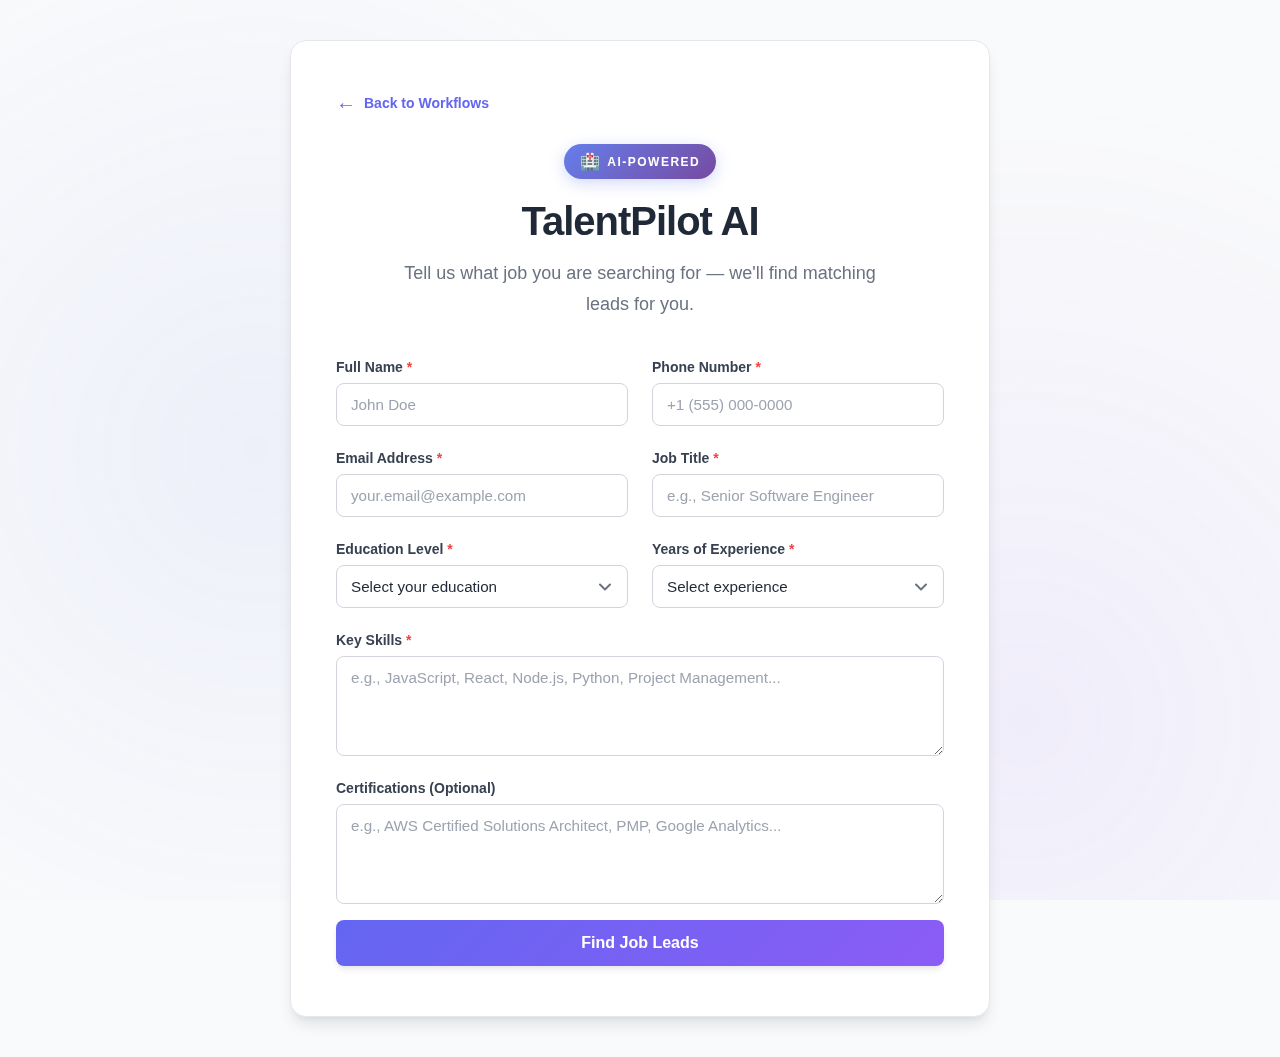
<file: ai-medical-assistant.html>
<!DOCTYPE html>
<html lang="en">
<head>
    <meta charset="UTF-8">
    <meta name="viewport" content="width=device-width, initial-scale=1.0">
    <title>TalentPilot AI - AI-Powered Job Search</title>
    <style>
        * {
            margin: 0;
            padding: 0;
            box-sizing: border-box;
        }

        body {
            font-family: -apple-system, BlinkMacSystemFont, 'Segoe UI', Roboto, 'Helvetica Neue', Arial, sans-serif;
            background: #f9fafb;
            min-height: 100vh;
            padding: 40px 20px;
            position: relative;
        }

        body::before {
            content: '';
            position: fixed;
            top: 0;
            left: 0;
            right: 0;
            bottom: 0;
            background: 
                radial-gradient(circle at 20% 50%, rgba(102, 126, 234, 0.08) 0%, transparent 50%),
                radial-gradient(circle at 80% 80%, rgba(139, 92, 246, 0.08) 0%, transparent 50%);
            pointer-events: none;
        }

        .container {
            max-width: 700px;
            margin: 0 auto;
            background: #ffffff;
            border-radius: 16px;
            padding: 50px 45px;
            box-shadow: 
                0 10px 15px -3px rgba(0, 0, 0, 0.1),
                0 4px 6px -2px rgba(0, 0, 0, 0.05);
            border: 1px solid #e5e7eb;
            position: relative;
            z-index: 1;
        }

        .header {
            text-align: center;
            margin-bottom: 40px;
        }

        .ai-badge {
            display: inline-flex;
            align-items: center;
            gap: 6px;
            background: linear-gradient(135deg, #667eea 0%, #764ba2 100%);
            color: white;
            padding: 8px 16px;
            border-radius: 50px;
            font-size: 0.75rem;
            font-weight: 700;
            text-transform: uppercase;
            letter-spacing: 1.5px;
            margin-bottom: 20px;
            box-shadow: 0 4px 15px rgba(102, 126, 234, 0.3);
        }

        .ai-badge::before {
            content: '🏥'; /* Changed from ✦ to keep theme style, but keeping the original emoji style of the first page */
            font-size: 1rem;
        }

        h1 {
            font-size: 2.5rem; /* Changed from 2.75rem */
            font-weight: 700; /* Changed from 800 */
            color: #1f2937; /* Changed from #ffffff */
            margin-bottom: 14px;
            letter-spacing: -1px;
            text-shadow: none; /* Removed text-shadow */
        }

        .subtitle {
            font-size: 1.125rem;
            color: #6b7280; /* Changed from #a0aec0 */
            line-height: 1.7;
            max-width: 500px;
            margin: 0 auto;
        }

        .back-link {
            display: inline-flex;
            align-items: center;
            gap: 8px;
            color: #6366f1;
            text-decoration: none;
            font-weight: 600;
            font-size: 0.875rem;
            margin-bottom: 30px;
            transition: color 0.2s;
        }

        .back-link:hover {
            color: #4f46e5;
        }

        .back-link::before {
            content: '←';
            font-size: 1.25rem;
        }

        .form-grid {
            display: grid;
            grid-template-columns: 1fr;
            gap: 24px;
            margin-top: 40px;
        }

        .form-row {
            display: grid;
            grid-template-columns: 1fr 1fr;
            gap: 24px;
        }

        .form-group {
            display: flex;
            flex-direction: column;
        }

        label {
            font-size: 0.875rem;
            font-weight: 600;
            color: #374151; /* Changed from #cbd5e0 */
            margin-bottom: 8px; /* Changed from 10px */
            letter-spacing: normal; /* Changed from 0.5px */
        }
        
        /* Added from first page */
        label .required {
            color: #ef4444;
        }

        input,
        textarea,
        select {
            width: 100%;
            padding: 12px 14px; /* Changed from 14px 16px */
            font-size: 0.95rem;
            color: #1f2937; /* Changed from #e2e8f0 */
            background: #ffffff; /* Changed from rgba(30, 41, 59, 0.6) */
            border: 1.5px solid #d1d5db; /* Changed from rgba(255, 255, 255, 0.1) */
            border-radius: 8px; /* Changed from 10px */
            transition: all 0.2s ease; /* Changed from 0.3s ease */
            font-family: inherit;
        }

        input:focus,
        textarea:focus,
        select:focus {
            outline: none;
            border-color: #6366f1; /* Changed from #667eea */
            background: #ffffff; /* Changed from rgba(30, 41, 59, 0.8) */
            box-shadow: 0 0 0 3px rgba(99, 102, 241, 0.1); /* Changed from rgba(102, 126, 234, 0.15) */
        }

        input::placeholder,
        textarea::placeholder {
            color: #9ca3af; /* Changed from #64748b */
        }

        textarea {
            resize: vertical;
            min-height: 100px;
        }

        select {
            cursor: pointer;
            appearance: none;
            background-image: url("data:image/svg+xml,%3Csvg width='12' height='8' viewBox='0 0 12 8' fill='none' xmlns='http://www.w3.org/2000/svg'%3E%3Cpath d='M1 1.5L6 6.5L11 1.5' stroke='%236b7280' stroke-width='2' stroke-linecap='round' stroke-linejoin='round'/%3E%3C/svg%3E"); /* Changed stroke color to fit light theme */
            background-repeat: no-repeat;
            background-position: right 16px center;
            padding-right: 40px;
        }

        button {
            width: 100%;
            padding: 14px; /* Changed from 18px */
            font-size: 1rem;
            font-weight: 600; /* Changed from 700 */
            color: white;
            background: linear-gradient(135deg, #6366f1 0%, #8b5cf6 100%); /* Changed gradient colors and direction */
            border: none;
            border-radius: 8px; /* Changed from 10px */
            cursor: pointer;
            transition: all 0.2s ease; /* Changed from 0.3s ease */
            text-transform: none; /* Removed uppercase */
            letter-spacing: normal; /* Removed letter-spacing */
            margin-top: 16px;
            box-shadow: 0 4px 6px -1px rgba(0, 0, 0, 0.1); /* Changed box-shadow */
        }

        button:hover {
            transform: translateY(-2px);
            box-shadow: 0 10px 15px -3px rgba(0, 0, 0, 0.1); /* Changed box-shadow */
        }

        button:active {
            transform: translateY(0);
        }

        .confirmation {
            display: none;
            background: linear-gradient(135deg, #10b981, #059669);
            color: white;
            padding: 18px 24px; /* Changed from 20px 24px */
            border-radius: 8px; /* Changed from 10px */
            text-align: center;
            font-size: 1rem; /* Changed from 1.05rem */
            font-weight: 600;
            margin-top: 24px;
            box-shadow: 0 4px 6px -1px rgba(16, 185, 129, 0.3); /* Changed box-shadow */
            border: none; /* Removed border */
        }

        .confirmation.show {
            display: block;
            animation: slideIn 0.5s ease;
        }

        @keyframes slideIn {
            from {
                opacity: 0;
                transform: translateY(-20px);
            }
            to {
                opacity: 1;
                transform: translateY(0);
            }
        }

        /* Removed .info-box CSS as it was not in the original second page */

        @media (max-width: 768px) {
            .container {
                padding: 40px 24px;
            }

            h1 {
                font-size: 2rem; /* Changed from 2.25rem */
            }

            .form-row {
                grid-template-columns: 1fr;
            }

            .subtitle {
                font-size: 1rem;
            }
        }
    </style>
</head>
<body>
    <div class="container">
        <a href="index.html" class="back-link">Back to Workflows</a>
        
        <div class="header">
            <span class="ai-badge">AI-Powered</span>
            <h1>TalentPilot AI</h1>
            <p class="subtitle">Tell us what job you are searching for — we'll find matching leads for you.</p>
        </div>
        
        <form id="jobForm" action="https://farooqhassnain786.app.n8n.cloud/webhook/d7e74325-b7d6-436b-95ab-7130bc829a5c" method="POST">
            <div class="form-grid">
                <div class="form-row">
                    <div class="form-group">
                        <label for="name">Full Name <span class="required">*</span></label>
                        <input 
                            type="text" 
                            id="name" 
                            name="name" 
                            placeholder="John Doe" 
                            required
                        >
                    </div>
                    
                    <div class="form-group">
                        <label for="phone">Phone Number <span class="required">*</span></label>
                        <input 
                            type="tel" 
                            id="phone" 
                            name="phone" 
                            placeholder="+1 (555) 000-0000" 
                            required
                        >
                    </div>
                </div>

                <div class="form-row">
                    <div class="form-group">
                        <label for="email">Email Address <span class="required">*</span></label>
                        <input 
                            type="email" 
                            id="email" 
                            name="email" 
                            placeholder="your.email@example.com" 
                            required
                        >
                    </div>
                    
                    <div class="form-group">
                        <label for="jobTitle">Job Title <span class="required">*</span></label>
                        <input 
                            type="text" 
                            id="jobTitle" 
                            name="jobTitle" 
                            placeholder="e.g., Senior Software Engineer" 
                            required
                        >
                    </div>
                </div>

                <div class="form-row">
                    <div class="form-group">
                        <label for="education">Education Level <span class="required">*</span></label>
                        <select id="education" name="education" required>
                            <option value="">Select your education</option>
                            <option value="high-school">High School</option>
                            <option value="associate">Associate Degree</option>
                            <option value="bachelor">Bachelor's Degree</option>
                            <option value="master">Master's Degree</option>
                            <option value="phd">Ph.D.</option>
                            <option value="other">Other</option>
                        </select>
                    </div>
                    
                    <div class="form-group">
                        <label for="experience">Years of Experience <span class="required">*</span></label>
                        <select id="experience" name="experience" required>
                            <option value="">Select experience</option>
                            <option value="0-1">0-1 years</option>
                            <option value="1-3">1-3 years</option>
                            <option value="3-5">3-5 years</option>
                            <option value="5-10">5-10 years</option>
                            <option value="10+">10+ years</option>
                        </select>
                    </div>
                </div>

                <div class="form-group">
                    <label for="skills">Key Skills <span class="required">*</span></label>
                    <textarea 
                        id="skills" 
                        name="skills" 
                        placeholder="e.g., JavaScript, React, Node.js, Python, Project Management..." 
                        required
                    ></textarea>
                </div>

                <div class="form-group">
                    <label for="certifications">Certifications (Optional)</label>
                    <textarea 
                        id="certifications" 
                        name="certifications" 
                        placeholder="e.g., AWS Certified Solutions Architect, PMP, Google Analytics..."
                    ></textarea>
                </div>
            </div>
            
            <button type="submit">Find Job Leads</button>
        </form>
        
        <div id="confirmation" class="confirmation">
            ✅ Your request has been received. We'll email you job leads soon.
        </div>
    </div>

    <script>
        document.getElementById('jobForm').addEventListener('submit', function(e) {
            e.preventDefault();
            
            const formData = new FormData(this);
            
            fetch(this.action, {
                method: 'POST',
                body: formData
            })
            .then(response => {
                document.getElementById('confirmation').classList.add('show');
                this.reset();
            })
            .catch(error => {
                document.getElementById('confirmation').classList.add('show');
                this.reset();
            });
        });
    </script>
</body>
</html>
</file>
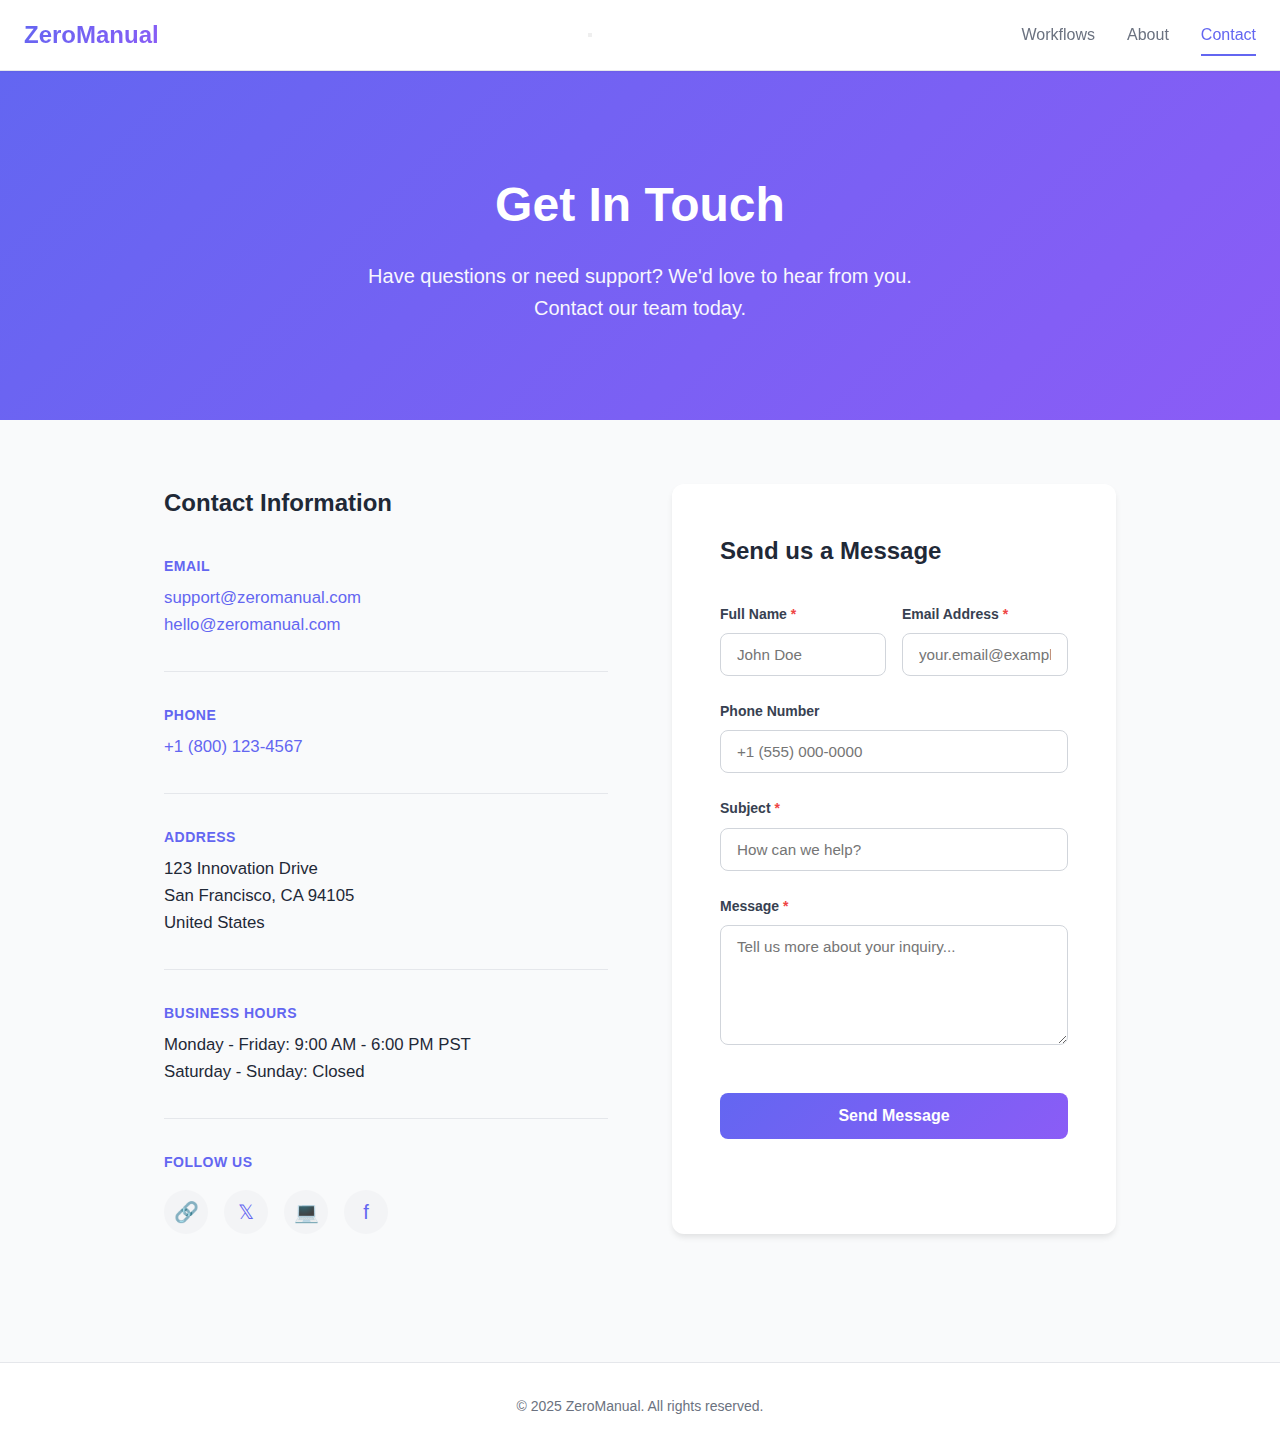
<file: contact.html>
<!DOCTYPE html>
<html lang="en">
<head>
    <meta charset="UTF-8">
    <meta name="viewport" content="width=device-width, initial-scale=1.0">
    <title>Contact Us | ZeroManual - Get in Touch</title>
    <link rel="stylesheet" href="styles.css">
    <style>
        /* Page-specific styles */
        body {
            background: #f9fafb;
        }

        .contact-hero {
            background: linear-gradient(135deg, #6366f1 0%, #8b5cf6 100%);
            color: white;
            padding: 6rem 0;
            text-align: center;
        }

        .contact-hero-title {
            font-size: 3rem;
            font-weight: 700;
            margin-bottom: 1rem;
        }

        .contact-hero-subtitle {
            font-size: 1.25rem;
            opacity: 0.95;
            max-width: 600px;
            margin: 0 auto;
        }

        .contact-wrapper {
            max-width: 1000px;
            margin: 0 auto;
            padding: 4rem 1.5rem;
        }

        .contact-grid {
            display: grid;
            grid-template-columns: 1fr 1fr;
            gap: 4rem;
            margin-bottom: 4rem;
        }

        .contact-info-section h3 {
            font-size: 1.5rem;
            font-weight: 600;
            color: #1f2937;
            margin-bottom: 2rem;
        }

        .contact-info-item {
            margin-bottom: 2rem;
            padding-bottom: 2rem;
            border-bottom: 1px solid #e5e7eb;
        }

        .contact-info-item:last-child {
            border-bottom: none;
            margin-bottom: 0;
            padding-bottom: 0;
        }

        .contact-info-label {
            font-size: 0.875rem;
            font-weight: 600;
            color: #6366f1;
            text-transform: uppercase;
            letter-spacing: 0.5px;
            margin-bottom: 0.5rem;
        }

        .contact-info-content {
            font-size: 1.05rem;
            color: #1f2937;
            line-height: 1.6;
        }

        .contact-info-content a {
            color: #6366f1;
            text-decoration: none;
            transition: color 0.2s;
        }

        .contact-info-content a:hover {
            color: #4f46e5;
        }

        .social-links {
            display: flex;
            gap: 1rem;
            margin-top: 1rem;
        }

        .social-link {
            display: inline-flex;
            align-items: center;
            justify-content: center;
            width: 44px;
            height: 44px;
            background: #f3f4f6;
            border-radius: 50%;
            text-decoration: none;
            color: #6366f1;
            font-size: 1.25rem;
            transition: all 0.2s;
        }

        .social-link:hover {
            background: #6366f1;
            color: white;
            transform: translateY(-2px);
        }

        .contact-form-section {
            background: white;
            padding: 3rem;
            border-radius: 12px;
            box-shadow: 0 4px 6px -1px rgba(0, 0, 0, 0.1);
        }

        .contact-form-section h3 {
            font-size: 1.5rem;
            font-weight: 600;
            color: #1f2937;
            margin-bottom: 2rem;
        }

        .form-group {
            margin-bottom: 1.5rem;
        }

        .form-group label {
            display: block;
            font-size: 0.875rem;
            font-weight: 600;
            color: #374151;
            margin-bottom: 0.5rem;
        }

        .required {
            color: #ef4444;
        }

        .form-group input,
        .form-group textarea,
        .form-group select {
            width: 100%;
            padding: 0.75rem 1rem;
            font-size: 0.95rem;
            color: #1f2937;
            background: #ffffff;
            border: 1.5px solid #d1d5db;
            border-radius: 8px;
            transition: all 0.2s ease;
            font-family: inherit;
        }

        .form-group input:focus,
        .form-group textarea:focus,
        .form-group select:focus {
            outline: none;
            border-color: #6366f1;
            box-shadow: 0 0 0 3px rgba(99, 102, 241, 0.1);
        }

        .form-group textarea {
            resize: vertical;
            min-height: 120px;
        }

        .form-row {
            display: grid;
            grid-template-columns: 1fr 1fr;
            gap: 1rem;
        }

        .submit-button {
            width: 100%;
            padding: 0.875rem 1.5rem;
            font-size: 1rem;
            font-weight: 600;
            color: white;
            background: linear-gradient(135deg, #6366f1 0%, #8b5cf6 100%);
            border: none;
            border-radius: 8px;
            cursor: pointer;
            transition: all 0.2s ease;
            margin-top: 1rem;
        }

        .submit-button:hover {
            transform: translateY(-2px);
            box-shadow: 0 10px 15px -3px rgba(0, 0, 0, 0.1);
        }

        .submit-button:disabled {
            opacity: 0.6;
            cursor: not-allowed;
        }

        .form-message {
            display: none;
            padding: 1rem;
            border-radius: 8px;
            margin-top: 1rem;
            font-weight: 500;
        }

        .form-message.success {
            display: block;
            background: #f0fdf4;
            border: 1px solid #dcfce7;
            color: #15803d;
        }

        .form-message.error {
            display: block;
            background: #fef2f2;
            border: 1px solid #fecaca;
            color: #dc2626;
        }

        @media (max-width: 768px) {
            .contact-hero-title {
                font-size: 2rem;
            }

            .contact-hero-subtitle {
                font-size: 1rem;
            }

            .contact-grid {
                grid-template-columns: 1fr;
                gap: 2rem;
            }

            .contact-form-section {
                padding: 2rem;
            }

            .form-row {
                grid-template-columns: 1fr;
            }
        }
    </style>
</head>
<body>
    <!-- Header -->
   <!-- Replace the entire <header> section in your index.html, about.html, and contact.html with this: -->

<header class="header">
    <div class="container">
        <div class="header-content">
            <h1 class="logo">ZeroManual</h1>
            
            <!-- Hamburger Menu Button (Mobile Only) -->
            <button class="hamburger-menu" id="hamburgerMenu" aria-label="Toggle navigation menu">
                <span></span>
                <span></span>
                <span></span>
            </button>

            <!-- Navigation Menu -->
            <nav class="nav" id="navMenu">
                <a href="index.html" class="nav-link">Workflows</a>
                <a href="about.html" class="nav-link">About</a>
                <a href="contact.html" class="nav-link active">Contact</a>
            </nav>
        </div>
    </div>
</header>

<!-- Add this JavaScript before the closing </body> tag (can go in a script tag or in your script.js) -->


    <!-- Hero Section -->
    <section class="contact-hero">
        <div class="container">
            <h2 class="contact-hero-title">Get In Touch</h2>
            <p class="contact-hero-subtitle">Have questions or need support? We'd love to hear from you. Contact our team today.</p>
        </div>
    </section>

    <!-- Main Content -->
    <main class="contact-wrapper">
        <div class="contact-grid">
            <!-- Contact Information -->
            <div class="contact-info-section">
                <h3>Contact Information</h3>
                
                <div class="contact-info-item">
                    <div class="contact-info-label">Email</div>
                    <div class="contact-info-content">
                        <a href="mailto:support@zeromanual.com">support@zeromanual.com</a><br>
                        <a href="mailto:hello@zeromanual.com">hello@zeromanual.com</a>
                    </div>
                </div>

                <div class="contact-info-item">
                    <div class="contact-info-label">Phone</div>
                    <div class="contact-info-content">
                        <a href="tel:+1-800-123-4567">+1 (800) 123-4567</a>
                    </div>
                </div>

                <div class="contact-info-item">
                    <div class="contact-info-label">Address</div>
                    <div class="contact-info-content">
                        123 Innovation Drive<br>
                        San Francisco, CA 94105<br>
                        United States
                    </div>
                </div>

                <div class="contact-info-item">
                    <div class="contact-info-label">Business Hours</div>
                    <div class="contact-info-content">
                        Monday - Friday: 9:00 AM - 6:00 PM PST<br>
                        Saturday - Sunday: Closed
                    </div>
                </div>

                <div class="contact-info-item">
                    <div class="contact-info-label">Follow Us</div>
                    <div class="social-links">
                        <a href="#" class="social-link" title="LinkedIn">🔗</a>
                        <a href="#" class="social-link" title="Twitter">𝕏</a>
                        <a href="#" class="social-link" title="GitHub">💻</a>
                        <a href="#" class="social-link" title="Facebook">f</a>
                    </div>
                </div>
            </div>

            <!-- Contact Form -->
            <div class="contact-form-section">
                <h3>Send us a Message</h3>
                <form id="contactForm">
                    <div class="form-row">
                        <div class="form-group">
                            <label for="name">Full Name <span class="required">*</span></label>
                            <input type="text" id="name" name="name" placeholder="John Doe" required>
                        </div>
                        <div class="form-group">
                            <label for="email">Email Address <span class="required">*</span></label>
                            <input type="email" id="email" name="email" placeholder="your.email@example.com" required>
                        </div>
                    </div>

                    <div class="form-group">
                        <label for="phone">Phone Number</label>
                        <input type="tel" id="phone" name="phone" placeholder="+1 (555) 000-0000">
                    </div>

                    <div class="form-group">
                        <label for="subject">Subject <span class="required">*</span></label>
                        <input type="text" id="subject" name="subject" placeholder="How can we help?" required>
                    </div>

                    <div class="form-group">
                        <label for="message">Message <span class="required">*</span></label>
                        <textarea id="message" name="message" placeholder="Tell us more about your inquiry..." required></textarea>
                    </div>

                    <button type="submit" class="submit-button">
                        <span id="submitButtonText">Send Message</span>
                    </button>

                    <div id="formMessage" class="form-message"></div>
                </form>
            </div>
        </div>
    </main>

    <!-- Footer -->
    <footer class="footer">
        <div class="container">
            <p>&copy; 2025 ZeroManual. All rights reserved.</p>
        </div>
    </footer>

    <script>
        const contactForm = document.getElementById('contactForm');
        const formMessage = document.getElementById('formMessage');
        const submitButton = contactForm.querySelector('.submit-button');
        const submitButtonText = document.getElementById('submitButtonText');

        const N8N_WEBHOOK_URL = 'https://your-n8n-webhook-url-here.com/webhook/contact-form';

        contactForm.addEventListener('submit', async function(e) {
            e.preventDefault();

            const formData = new FormData(this);
            const data = {
                name: formData.get('name'),
                email: formData.get('email'),
                phone: formData.get('phone'),
                subject: formData.get('subject'),
                message: formData.get('message'),
                timestamp: new Date().toISOString()
            };

            // Disable button during submission
            submitButton.disabled = true;
            submitButtonText.textContent = 'Sending...';
            formMessage.classList.remove('success', 'error');
            formMessage.textContent = '';

            try {
                const response = await fetch(N8N_WEBHOOK_URL, {
                    method: 'POST',
                    headers: {
                        'Content-Type': 'application/json'
                    },
                    body: JSON.stringify(data)
                });

                if (response.ok) {
                    formMessage.classList.add('success');
                    formMessage.textContent = '✅ Thank you for your message! We\'ll get back to you within 24 hours.';
                    this.reset();
                    
                    setTimeout(() => {
                        formMessage.classList.remove('success');
                    }, 5000);
                } else {
                    throw new Error('Failed to send message');
                }
            } catch (error) {
                console.error('Form submission error:', error);
                formMessage.classList.add('error');
                formMessage.textContent = '❌ Something went wrong. Please try again later.';
                
                setTimeout(() => {
                    formMessage.classList.remove('error');
                }, 5000);
            } finally {
                submitButton.disabled = false;
                submitButtonText.textContent = 'Send Message';
            }
        });
    </script>

    <script>
    // Mobile Menu Toggle
    const hamburgerMenu = document.getElementById('hamburgerMenu');
    const navMenu = document.getElementById('navMenu');

    if (hamburgerMenu) {
        hamburgerMenu.addEventListener('click', function() {
            hamburgerMenu.classList.toggle('active');
            navMenu.classList.toggle('active');
        });

        // Close menu when a link is clicked
        const navLinks = navMenu.querySelectorAll('.nav-link');
        navLinks.forEach(link => {
            link.addEventListener('click', function() {
                hamburgerMenu.classList.remove('active');
                navMenu.classList.remove('active');
            });
        });

        // Close menu when clicking outside
        document.addEventListener('click', function(event) {
            const isClickInsideHeader = document.querySelector('.header').contains(event.target);
            if (!isClickInsideHeader) {
                hamburgerMenu.classList.remove('active');
                navMenu.classList.remove('active');
            }
        });
    }
</script>
</body>
</html>
</file>
<file: styles.css>
/* Reset & Base Styles */
* {
    margin: 0;
    padding: 0;
    box-sizing: border-box;
}

:root {
    --primary-color: #6366f1;
    --primary-dark: #4f46e5;
    --secondary-color: #8b5cf6;
    --text-primary: #1f2937;
    --text-secondary: #6b7280;
    --bg-primary: #ffffff;
    --bg-secondary: #f9fafb;
    --border-color: #e5e7eb;
    --shadow-sm: 0 1px 2px 0 rgba(0, 0, 0, 0.05);
    --shadow-md: 0 4px 6px -1px rgba(0, 0, 0, 0.1);
    --shadow-lg: 0 10px 15px -3px rgba(0, 0, 0, 0.1);
    --shadow-xl: 0 20px 25px -5px rgba(0, 0, 0, 0.1);
}

body {
    font-family: -apple-system, BlinkMacSystemFont, 'Segoe UI', Roboto, 'Helvetica Neue', Arial, sans-serif;
    color: var(--text-primary);
    background-color: var(--bg-secondary);
    line-height: 1.6;
    min-height: 100vh;
    display: flex;
    flex-direction: column;
}

.container {
    max-width: 1280px;
    margin: 0 auto;
    padding: 0 1.5rem;
}

/* Header */
.header {
    background-color: var(--bg-primary);
    border-bottom: 1px solid var(--border-color);
    padding: 1rem 0;
    position: sticky;
    top: 0;
    z-index: 100;
    box-shadow: var(--shadow-sm);
}

.header-content {
    display: flex;
    justify-content: space-between;
    align-items: center;
}

.logo {
    font-size: 1.5rem;
    font-weight: 700;
    background: linear-gradient(135deg, var(--primary-color), var(--secondary-color));
    -webkit-background-clip: text;
    -webkit-text-fill-color: transparent;
    background-clip: text;
}

.nav {
    display: flex;
    gap: 2rem;
}

.nav-link {
    color: var(--text-secondary);
    text-decoration: none;
    font-weight: 500;
    transition: color 0.2s;
    position: relative;
}

.nav-link:hover,
.nav-link.active {
    color: var(--primary-color);
}

.nav-link.active::after {
    content: '';
    position: absolute;
    bottom: -0.5rem;
    left: 0;
    right: 0;
    height: 2px;
    background-color: var(--primary-color);
}

/* Hero Section */
.hero {
    background: linear-gradient(135deg, #667eea 0%, #764ba2 100%);
    color: white;
    padding: 4rem 0;
    text-align: center;
}

.hero-title {
    font-size: 2.5rem;
    font-weight: 700;
    margin-bottom: 1rem;
}

.hero-subtitle {
    font-size: 1.25rem;
    opacity: 0.95;
}

/* Main Content */
.main {
    flex: 1;
    padding: 3rem 0;
}

/* Products Grid */
.products-grid {
    display: grid;
    grid-template-columns: repeat(auto-fill, minmax(320px, 1fr));
    gap: 2rem;
}

/* Product Card */
.product-card {
    background-color: var(--bg-primary);
    border-radius: 0.75rem;
    overflow: hidden;
    box-shadow: var(--shadow-md);
    transition: all 0.3s cubic-bezier(0.4, 0, 0.2, 1);
    display: flex;
    flex-direction: column;
}

.product-card:hover {
    transform: translateY(-4px);
    box-shadow: var(--shadow-xl);
}

.product-image {
    width: 100%;
    height: 200px;
    object-fit: cover;
    background: linear-gradient(135deg, #667eea 0%, #764ba2 100%);
}

.product-content {
    padding: 1.5rem;
    flex: 1;
    display: flex;
    flex-direction: column;
}

.product-name {
    font-size: 1.25rem;
    font-weight: 600;
    margin-bottom: 0.5rem;
    color: var(--text-primary);
}

.product-description {
    color: var(--text-secondary);
    margin-bottom: 1.5rem;
    flex: 1;
}

.product-actions {
    display: flex;
    gap: 0.75rem;
}

/* Buttons */
.btn {
    padding: 0.625rem 1.25rem;
    border-radius: 0.5rem;
    font-weight: 600;
    text-decoration: none;
    text-align: center;
    cursor: pointer;
    transition: all 0.2s;
    border: none;
    font-size: 0.875rem;
    display: inline-block;
}

.btn-primary {
    background-color: var(--primary-color);
    color: white;
    flex: 1;
}

.btn-primary:hover {
    background-color: var(--primary-dark);
    transform: translateY(-1px);
    box-shadow: var(--shadow-md);
}

.btn-secondary {
    background-color: transparent;
    color: var(--primary-color);
    border: 2px solid var(--primary-color);
    flex: 1;
}

.btn-secondary:hover {
    background-color: var(--primary-color);
    color: white;
}

/* Product Detail Page */
.product-detail-main {
    padding: 2rem 0 3rem;
}

#product-detail-container {
    display: none;
}

.product-detail {
    background-color: var(--bg-primary);
    border-radius: 1rem;
    overflow: hidden;
    box-shadow: var(--shadow-lg);
    margin-bottom: 2rem;
}

.product-detail-grid {
    display: grid;
    grid-template-columns: 1fr 1fr;
    gap: 0;
}

.product-detail-image-container {
    background: linear-gradient(135deg, #667eea 0%, #764ba2 100%);
    min-height: 400px;
    display: flex;
    align-items: center;
    justify-content: center;
}

.product-detail-image {
    width: 100%;
    height: 100%;
    object-fit: cover;
}

.product-detail-content {
    padding: 3rem;
}

.product-category {
    display: inline-block;
    background-color: #ede9fe;
    color: var(--secondary-color);
    padding: 0.25rem 0.75rem;
    border-radius: 0.25rem;
    font-size: 0.875rem;
    font-weight: 600;
    margin-bottom: 1rem;
}

.product-detail-title {
    font-size: 2rem;
    font-weight: 700;
    margin-bottom: 1.5rem;
    color: var(--text-primary);
}

.product-detail-description {
    color: var(--text-secondary);
    margin-bottom: 2rem;
    line-height: 1.8;
}

.product-features {
    margin-bottom: 2rem;
}

.product-features h3 {
    font-size: 1.125rem;
    font-weight: 600;
    margin-bottom: 1rem;
    color: var(--text-primary);
}

.product-features ul {
    list-style: none;
}

.product-features li {
    padding-left: 1.5rem;
    margin-bottom: 0.75rem;
    position: relative;
    color: var(--text-secondary);
}

.product-features li::before {
    content: '✓';
    position: absolute;
    left: 0;
    color: var(--primary-color);
    font-weight: bold;
}

.product-detail-actions {
    display: flex;
    gap: 1rem;
}

.btn-back {
    background-color: var(--bg-secondary);
    color: var(--text-primary);
    border: 2px solid var(--border-color);
}

.btn-back:hover {
    background-color: var(--border-color);
}

/* Footer */
.footer {
    background-color: var(--bg-primary);
    border-top: 1px solid var(--border-color);
    padding: 2rem 0;
    text-align: center;
    margin-top: auto;
}

.footer p {
    color: var(--text-secondary);
    font-size: 0.875rem;
}

/* Error/Loading States */
.loading,
.error {
    text-align: center;
    padding: 3rem 0;
}

.loading {
    color: var(--text-secondary);
}

.error {
    color: #ef4444;
}

/* ========================================
   LOGIN MODAL STYLES
   ======================================== */

.modal-overlay {
    display: none;
    position: fixed;
    top: 0;
    left: 0;
    right: 0;
    bottom: 0;
    background: rgba(0, 0, 0, 0.75);
    backdrop-filter: blur(4px);
    z-index: 1000;
    align-items: center;
    justify-content: center;
    animation: fadeIn 0.2s ease;
}

.modal-overlay.active {
    display: flex;
}

@keyframes fadeIn {
    from {
        opacity: 0;
    }
    to {
        opacity: 1;
    }
}

.modal-container {
    background: var(--bg-primary);
    border-radius: 1rem;
    box-shadow: var(--shadow-xl);
    max-width: 450px;
    width: 90%;
    max-height: 90vh;
    overflow: auto;
    animation: slideUp 0.3s ease;
    border: 1px solid var(--border-color);
}

@keyframes slideUp {
    from {
        opacity: 0;
        transform: translateY(20px);
    }
    to {
        opacity: 1;
        transform: translateY(0);
    }
}

.modal-header {
    display: flex;
    align-items: center;
    justify-content: space-between;
    padding: 1.5rem;
    border-bottom: 1px solid var(--border-color);
}

.modal-title {
    font-size: 1.25rem;
    font-weight: 600;
    color: var(--text-primary);
    margin: 0;
}

.modal-close {
    background: none;
    border: none;
    font-size: 1.75rem;
    color: var(--text-secondary);
    cursor: pointer;
    padding: 0;
    width: 32px;
    height: 32px;
    display: flex;
    align-items: center;
    justify-content: center;
    border-radius: 0.5rem;
    transition: all 0.2s;
}

.modal-close:hover {
    background: var(--bg-secondary);
    color: var(--text-primary);
}

.modal-body {
    padding: 1.5rem;
}

.modal-description {
    color: var(--text-secondary);
    margin-bottom: 1.5rem;
    line-height: 1.6;
}

.modal-form {
    display: flex;
    flex-direction: column;
    gap: 1rem;
}

.modal-input {
    width: 100%;
    padding: 0.75rem 1rem;
    font-size: 0.95rem;
    color: var(--text-primary);
    background: var(--bg-secondary);
    border: 2px solid var(--border-color);
    border-radius: 0.5rem;
    transition: all 0.2s;
}

.modal-input:focus {
    outline: none;
    border-color: var(--primary-color);
    box-shadow: 0 0 0 3px rgba(99, 102, 241, 0.1);
}

.modal-input::placeholder {
    color: var(--text-secondary);
}

.modal-error {
    display: none;
    padding: 0.75rem 1rem;
    background: #fef2f2;
    border: 1px solid #fecaca;
    border-radius: 0.5rem;
    color: #dc2626;
    font-size: 0.875rem;
    font-weight: 500;
}

.modal-error.show {
    display: block;
}

.modal-button {
    width: 100%;
    padding: 0.875rem 1.5rem;
    font-size: 1rem;
    font-weight: 600;
    color: white;
    background: var(--primary-color);
    border: none;
    border-radius: 0.5rem;
    cursor: pointer;
    transition: all 0.2s;
    margin: 0;
}

.modal-button:hover:not(:disabled) {
    background: var(--primary-dark);
    transform: translateY(-1px);
}

.modal-button:disabled {
    opacity: 0.6;
    cursor: not-allowed;
}

.modal-button:active:not(:disabled) {
    transform: translateY(0);
}

/* Responsive Design */
@media (max-width: 1024px) {
    .products-grid {
        grid-template-columns: repeat(2, 1fr);
        gap: 1.5rem;
    }

    .product-detail-grid {
        grid-template-columns: 1fr;
    }

    .product-detail-image-container {
        min-height: 300px;
    }
}

@media (max-width: 768px) {
    .hero-title {
        font-size: 2rem;
    }

    .hero-subtitle {
        font-size: 1rem;
    }

    .products-grid {
        grid-template-columns: 1fr;
    }

    .nav {
        gap: 1rem;
    }

    .nav-link {
        font-size: 0.875rem;
    }

    .product-detail-content {
        padding: 2rem 1.5rem;
    }

    .product-detail-title {
        font-size: 1.5rem;
    }

    .product-detail-actions {
        flex-direction: column;
    }

    .btn {
        width: 100%;
    }
}

@media (max-width: 480px) {
    .container {
        padding: 0 1rem;
    }

    .hero {
        padding: 3rem 0;
    }

    .main {
        padding: 2rem 0;
    }

    .product-actions {
        flex-direction: column;
    }
}
</file>
